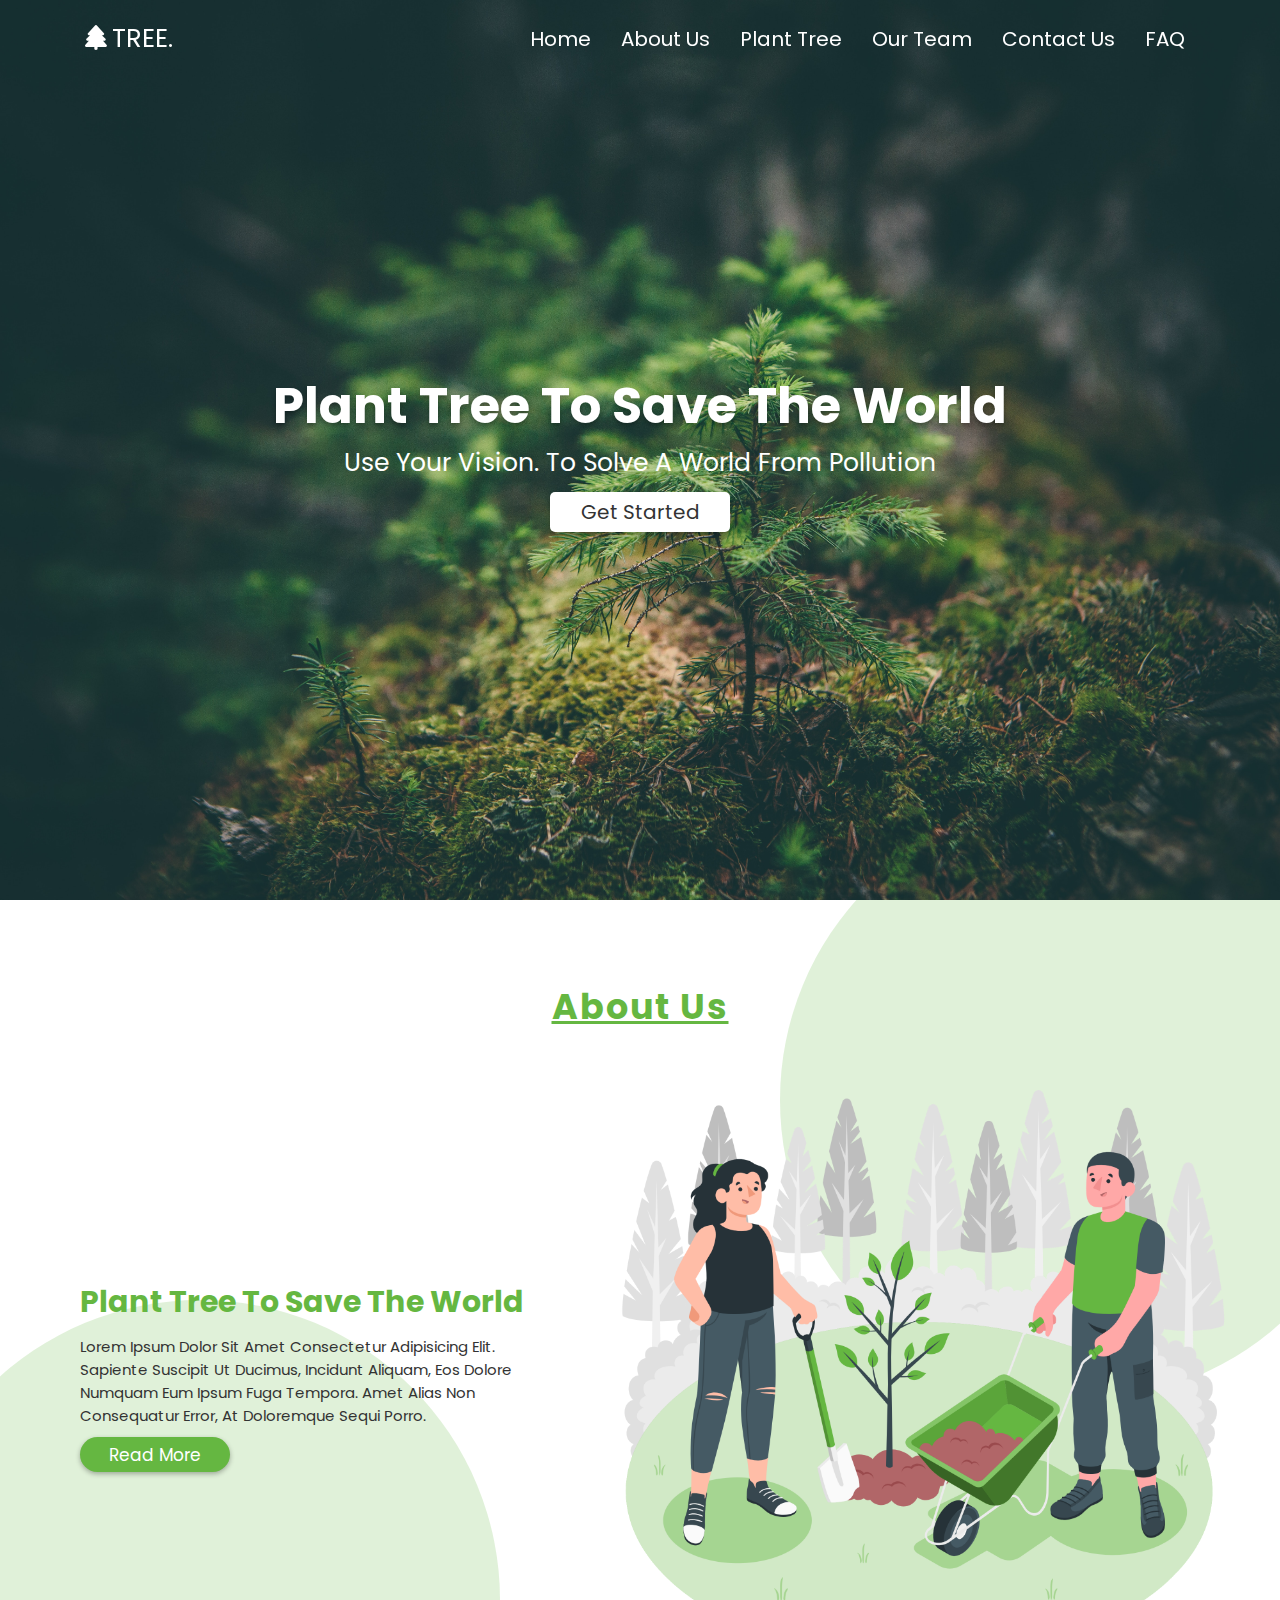
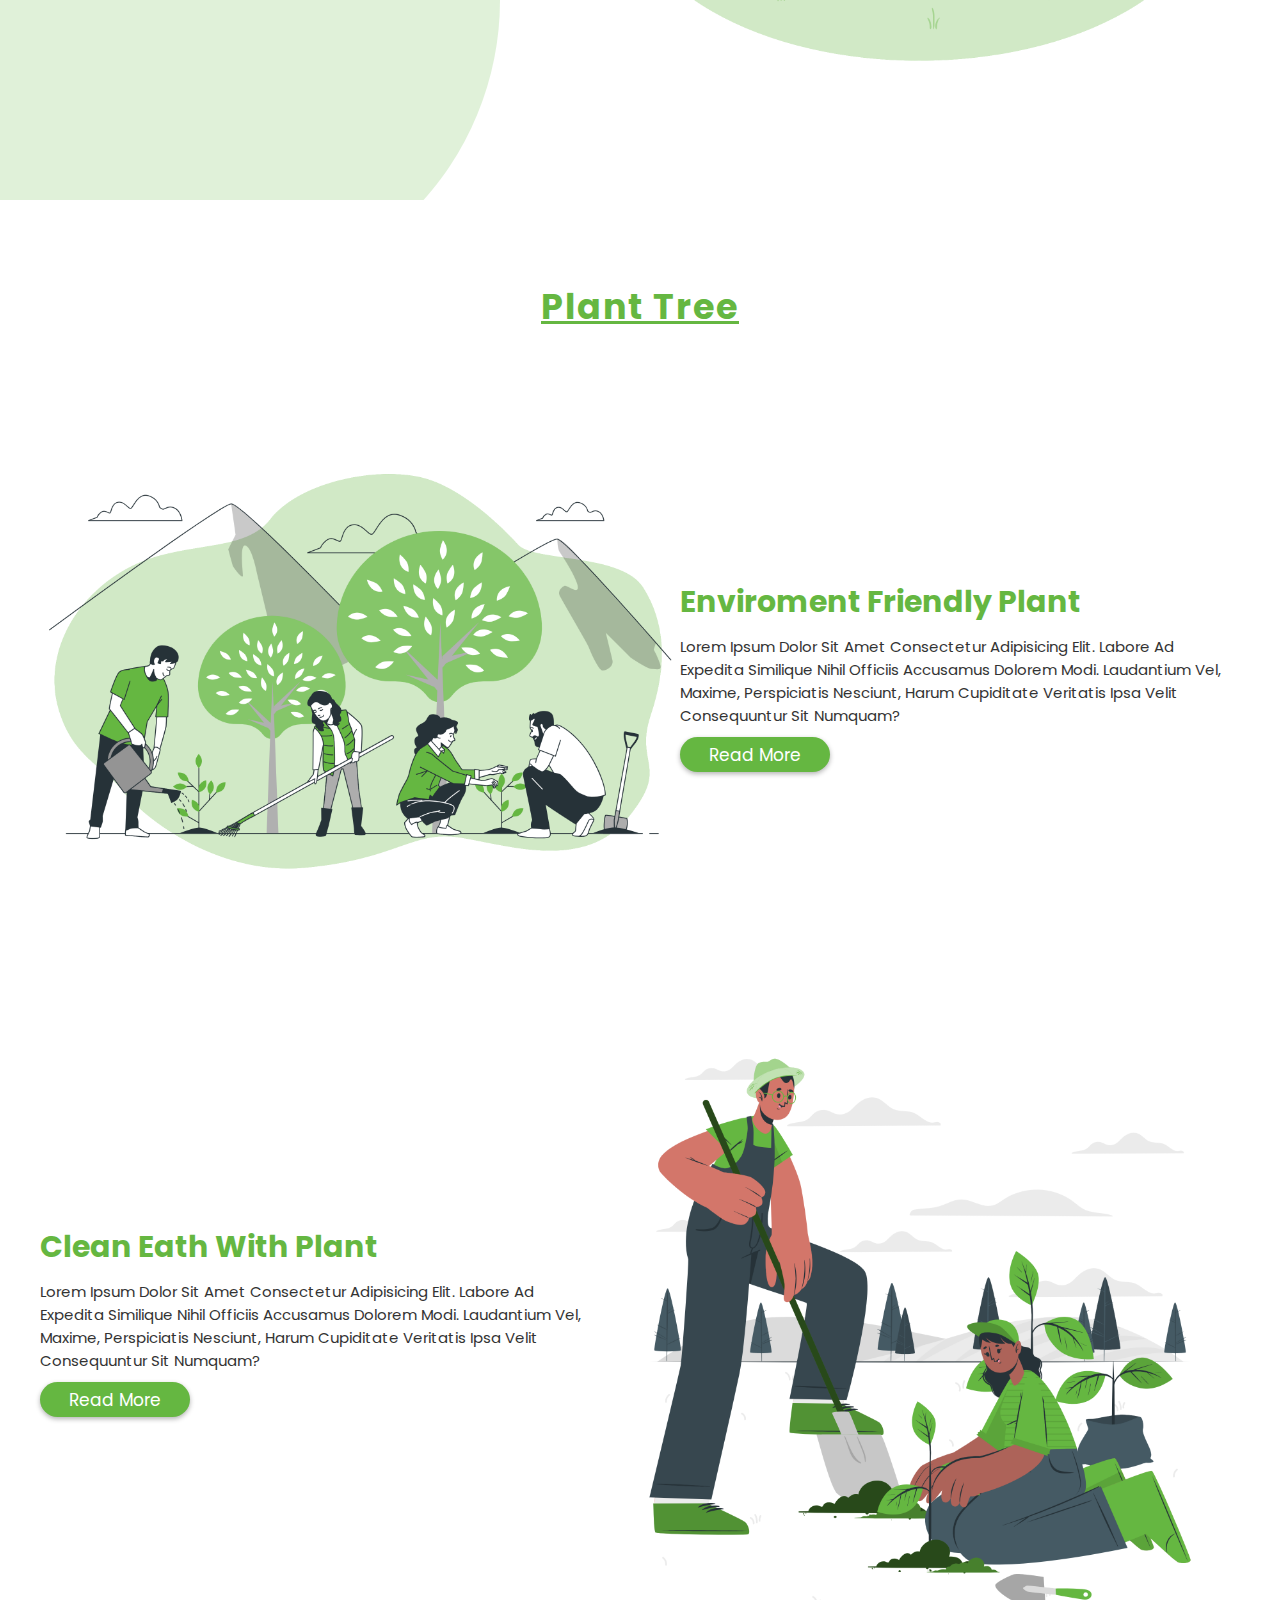
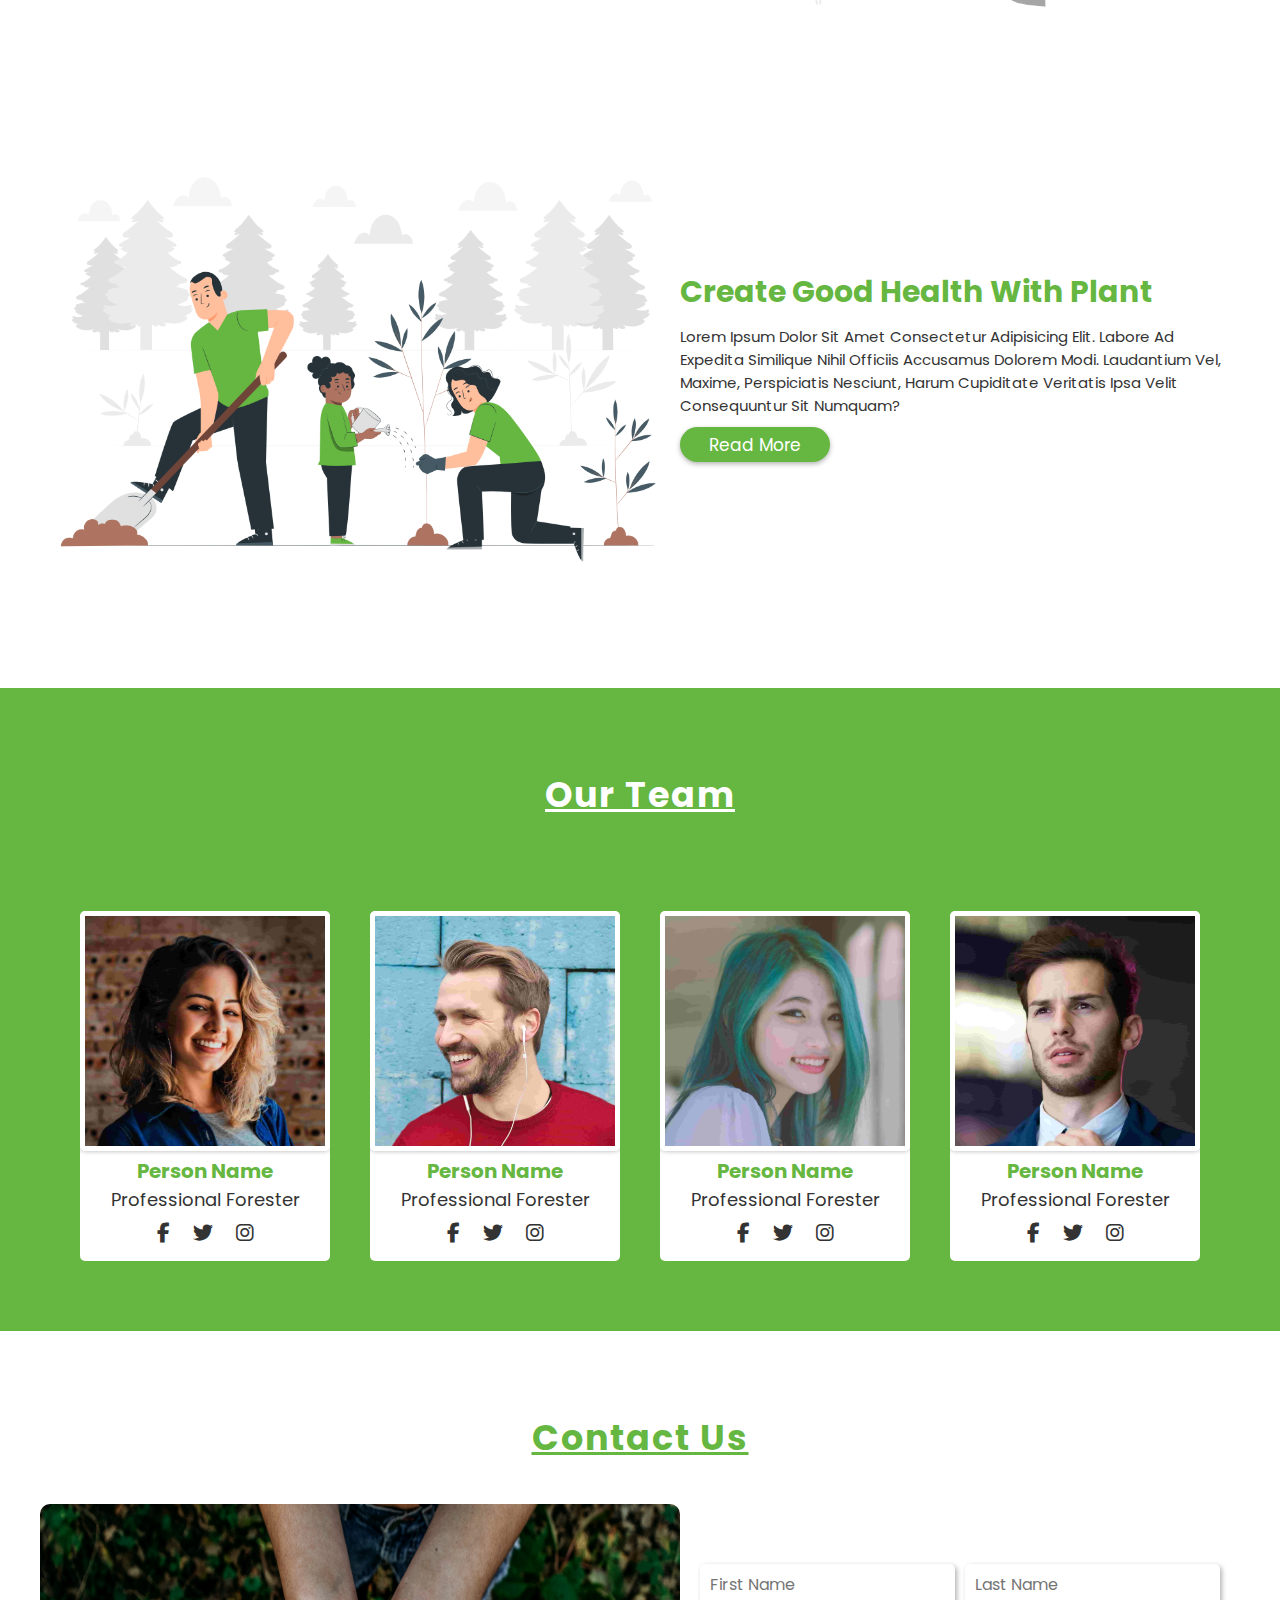
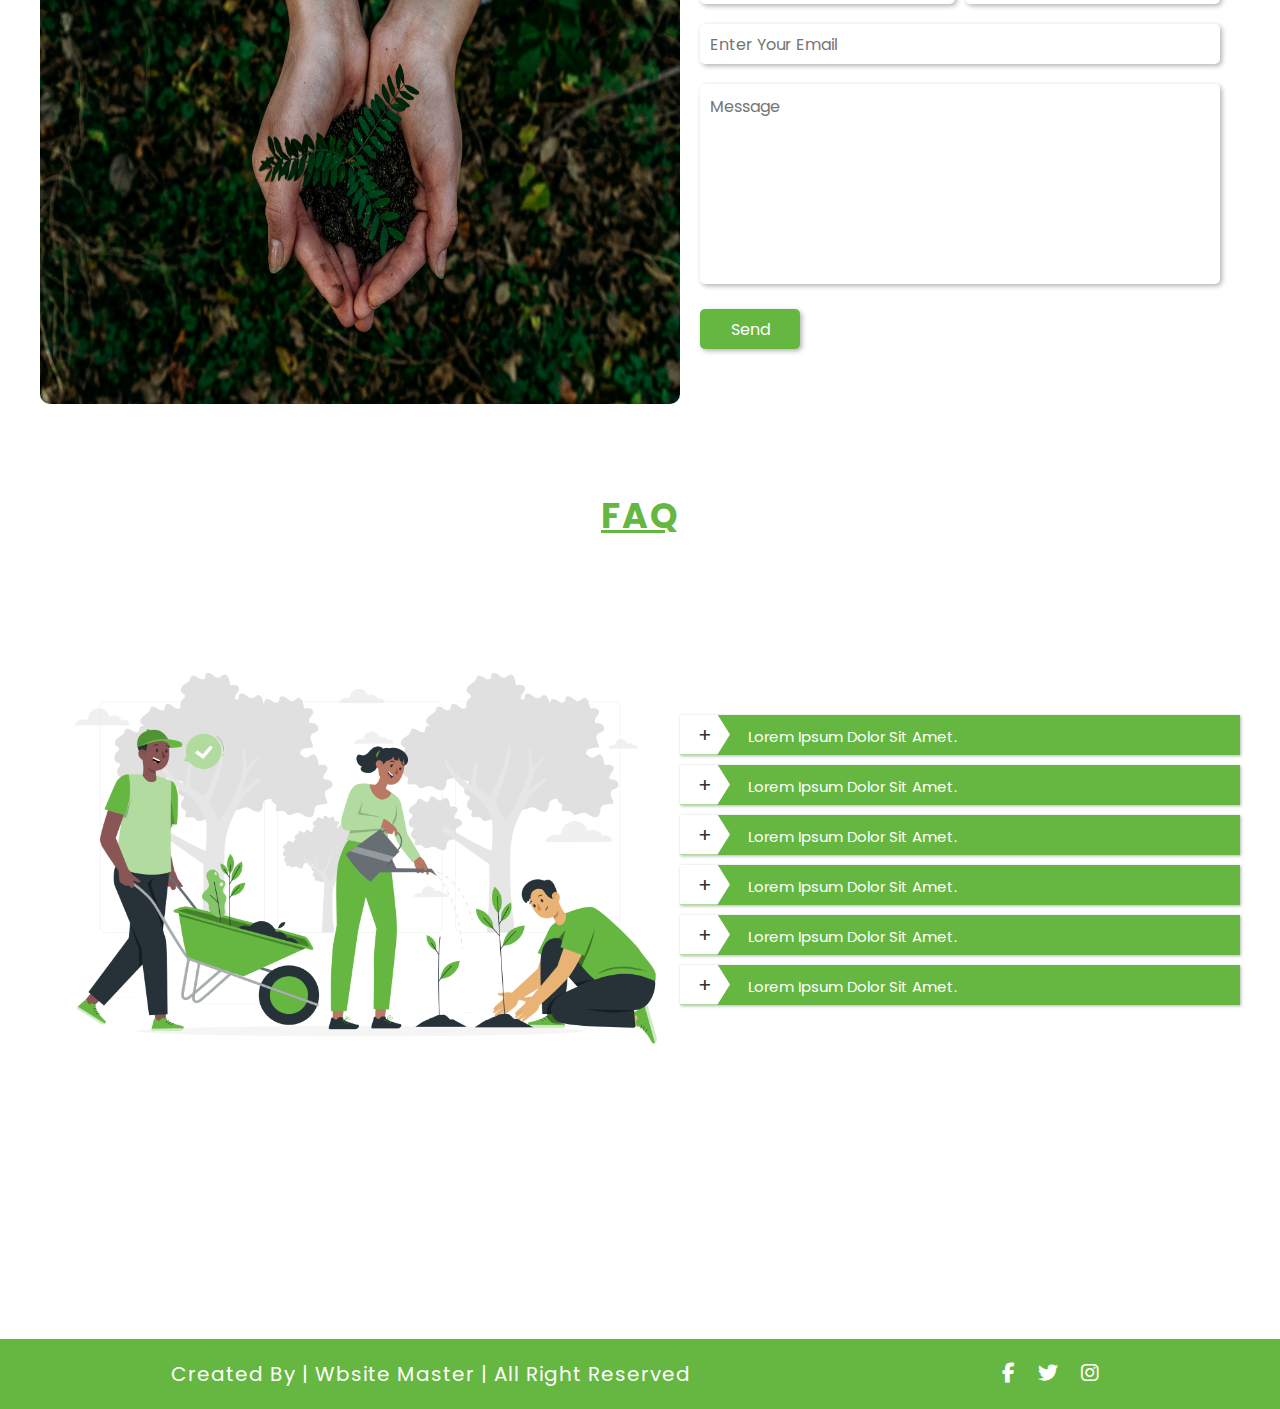
<file: index.html>
<!DOCTYPE html>
<html lang="en">

<head>
    <meta charset="UTF-8">
    <meta name="viewport" content="width=device-width, initial-scale=1.0">
    <title>KrishiMitra</title>
    <link rel="shortcut icon" href="images/farmer logo.png" type="image/png">
    <link rel="stylesheet" href="https://cdnjs.cloudflare.com/ajax/libs/font-awesome/6.5.1/css/all.min.css">
    <link rel="stylesheet" href="style.css">
</head>

<body>
    <header class="header">
        <!-- logo name  -->
        <a href="#" class="logo"><i class="fas fa-tree"></i>TREE.</a>

        <!-- navbar icons  -->
        <div class="fas fa-bars"></div>
        <!-- navbar link  -->
        <nav class="navbar">
            <ul>
                <li><a href="#home">home</a></li>
                <li><a href="#about">about us</a></li>
                <li><a href="#servics">plant tree</a></li>
                <li><a href="#team">our team</a></li>
                <li><a href="#contact">contact us</a></li>
                <li><a href="#faq">FAQ</a></li>
            </ul>
        </nav>
    </header>

    <!-- home section start  -->

    <section id="home" class="home">

        <!-- home heading & text  -->
        <h1 class="banner">Plant Tree To Save The World </h1>
        <h2 class="slogan">Use Your vision. to solve a world from pollution</h2>

        <!-- home btn  -->
        <a href="./login.html"><button>get started</button></a>
    </section>


    <!-- home section end  -->

    <!-- about section start  -->

    <section id="about" class="about">

        <!-- about heading  -->
        <h1 class="heading">About us</h1>

        <div class="row">
            <!-- about heading & text  -->
            <div class="content">
                <h2>plant tree to save the world</h2>
                <p>Lorem ipsum dolor sit amet consectetur adipisicing elit. Sapiente suscipit ut ducimus, incidunt
                    aliquam, eos dolore numquam eum ipsum fuga tempora. Amet alias non consequatur error, at doloremque
                    sequi porro.</p>
                <a href="#"> <button class="btn">read more</button></a>
            </div>

            <!-- about images  -->
            <div class="images">
                <img src="./images/about.png" alt="">
            </div>
        </div>


    </section>
    <!-- about section end  -->

    <!-- service section start  -->

    <section id="servics" class="service">

        <!-- heading  -->
        <h1 class="heading">plant Tree</h1>

        <div class="row">

            <!-- service images  -->
            <div class="images">
                <img src="./images/plant-1.png" alt="">
            </div>
            <!-- service heading & text   -->
            <div class="content">
                <h2>enviroment friendly plant</h2>
                <p>Lorem ipsum dolor sit amet consectetur adipisicing elit. Labore ad expedita similique nihil officiis
                    accusamus dolorem modi. Laudantium vel, maxime, perspiciatis nesciunt, harum cupiditate veritatis
                    ipsa velit consequuntur sit numquam?</p>
                <a href="#"> <button class="btn">read more</button></a>
            </div>
        </div>
        <div class="row">

            <!-- service heading & text   -->
            <div class="content">
                <h2>clean Eath with plant</h2>
                <p>Lorem ipsum dolor sit amet consectetur adipisicing elit. Labore ad expedita similique nihil officiis
                    accusamus dolorem modi. Laudantium vel, maxime, perspiciatis nesciunt, harum cupiditate veritatis
                    ipsa velit consequuntur sit numquam?</p>
                <a href="#"> <button class="btn">read more</button></a>
            </div>

            <!-- service images  -->
            <div class="images">
                <img src="./images/plant-2.png" alt="">
            </div>
        </div>
        <div class="row">

            <!-- service images  -->
            <div class="images">
                <img src="./images/plant-3.png" alt="">
            </div>
            <!-- service heading & text   -->
            <div class="content">
                <h2>Create good health with plant</h2>
                <p>Lorem ipsum dolor sit amet consectetur adipisicing elit. Labore ad expedita similique nihil officiis
                    accusamus dolorem modi. Laudantium vel, maxime, perspiciatis nesciunt, harum cupiditate veritatis
                    ipsa velit consequuntur sit numquam?</p>
                <a href="#"> <button class="btn">read more</button></a>
            </div>
        </div>
    </section>

    <!-- service section end  -->

    <!-- team card section start  -->

    <section id="team" class="team">

        <!-- team heading  -->
        <h1 class="heading">our team</h1>

        <div class="row">
            <!-- card start  -->
            <div class="card">
                <!-- card images  -->
                <div class="images">
                    <img src="./images/img-1.jpg" alt="">
                </div>
                <!-- card info  -->
                <div class="info">
                    <h2>person name</h2>
                    <p>professional forester</p>

                    <!-- card icons  -->
                    <div class="icons">
                        <a href="#" class="fab fa-facebook-f"></a>
                        <a href="#" class="fab fa-twitter"></a>
                        <a href="#" class="fab fa-instagram"></a>
                    </div>
                </div>
            </div>
            <!-- card end  -->
            <!-- card start  -->
            <div class="card">
                <!-- card images  -->
                <div class="images">
                    <img src="./images/img-2.jpg" alt="">
                </div>
                <!-- card info  -->
                <div class="info">
                    <h2>person name</h2>
                    <p>professional forester</p>

                    <!-- card icons  -->
                    <div class="icons">
                        <a href="#" class="fab fa-facebook-f"></a>
                        <a href="#" class="fab fa-twitter"></a>
                        <a href="#" class="fab fa-instagram"></a>
                    </div>
                </div>
            </div>
            <!-- card end  -->
            <!-- card start  -->
            <div class="card">
                <!-- card images  -->
                <div class="images">
                    <img src="./images/img-3.jpg" alt="">
                </div>
                <!-- card info  -->
                <div class="info">
                    <h2>person name</h2>
                    <p>professional forester</p>

                    <!-- card icons  -->
                    <div class="icons">
                        <a href="#" class="fab fa-facebook-f"></a>
                        <a href="#" class="fab fa-twitter"></a>
                        <a href="#" class="fab fa-instagram"></a>
                    </div>
                </div>
            </div>
            <!-- card end  -->
            <!-- card start  -->
            <div class="card">
                <!-- card images  -->
                <div class="images">
                    <img src="./images/img-4.jpg" alt="">
                </div>
                <!-- card info  -->
                <div class="info">
                    <h2>person name</h2>
                    <p>professional forester</p>

                    <!-- card icons  -->
                    <div class="icons">
                        <a href="#" class="fab fa-facebook-f"></a>
                        <a href="#" class="fab fa-twitter"></a>
                        <a href="#" class="fab fa-instagram"></a>
                    </div>
                </div>
            </div>
            <!-- card end  -->
        </div>
    </section>

    <!-- team card section end  -->

    <!-- form section start  -->

    <section id="contact" class="contact">

        <!-- form heading  -->
        <h1 class="heading">contact us</h1>

        <div class="row">
            <!-- form images  -->
            <div class="images">
                <img src="./images/contact.jpg" alt="">
            </div>
            <!-- form  -->
            <div class="form-container">
                <form action="">
                    <!-- form name -->
                    <div class="inputbox">
                        <input type="text" placeholder="first Name" name="" id="">
                        <input type="text" placeholder="last Name" name="" id="">
                    </div>

                    <!-- form email & text area  -->
                    <input type="email" placeholder="enter your email" name="" id="">
                    <textarea name="" placeholder="message" id="" cols="30" rows="10"></textarea>

                    <!-- buttom  -->
                    <input type="submit" value="send">
                </form>
            </div>
        </div>
    </section>


    <!-- form section end  -->

    <!-- faq section start  -->

    <section id="faq" class="faq">

        <!-- faq heading  -->
        <h1 class="heading">FAQ</h1>

        <div class="row">
            <!-- faq images  -->
            <div class="images">
                <img src="./images/faq.png" alt="">
            </div>

            <div class="subject-container">
                <!-- faq start  -->
                <div class="subject">
                    <!-- faq question  -->
                    <div class="subject-header">
                        <span>+</span>
                        <h2>Lorem ipsum dolor sit amet.</h2>
                    </div>
                    <!-- faq answer  -->
                    <div class="subject-body">
                        <p>Lorem ipsum dolor sit amet consectetur adipisicing elit. Tempora eligendi veritatis iste
                            mollitia commodi perferendis quasi id unde adipisci hic?</p>
                    </div>
                </div>
                <!-- faq end  -->
                <!-- faq start  -->
                <div class="subject">
                    <!-- faq question  -->
                    <div class="subject-header">
                        <span>+</span>
                        <h2>Lorem ipsum dolor sit amet.</h2>
                    </div>
                    <!-- faq answer  -->
                    <div class="subject-body">
                        <p>Lorem ipsum dolor sit amet consectetur adipisicing elit. Tempora eligendi veritatis iste
                            mollitia commodi perferendis quasi id unde adipisci hic?</p>
                    </div>
                </div>
                <!-- faq end  -->
                <!-- faq start  -->
                <div class="subject">
                    <!-- faq question  -->
                    <div class="subject-header">
                        <span>+</span>
                        <h2>Lorem ipsum dolor sit amet.</h2>
                    </div>
                    <!-- faq answer  -->
                    <div class="subject-body">
                        <p>Lorem ipsum dolor sit amet consectetur adipisicing elit. Tempora eligendi veritatis iste
                            mollitia commodi perferendis quasi id unde adipisci hic?</p>
                    </div>
                </div>
                <!-- faq end  -->
                <!-- faq start  -->
                <div class="subject">
                    <!-- faq question  -->
                    <div class="subject-header">
                        <span>+</span>
                        <h2>Lorem ipsum dolor sit amet.</h2>
                    </div>
                    <!-- faq answer  -->
                    <div class="subject-body">
                        <p>Lorem ipsum dolor sit amet consectetur adipisicing elit. Tempora eligendi veritatis iste
                            mollitia commodi perferendis quasi id unde adipisci hic?</p>
                    </div>
                </div>
                <!-- faq end  -->
                <!-- faq start  -->
                <div class="subject">
                    <!-- faq question  -->
                    <div class="subject-header">
                        <span>+</span>
                        <h2>Lorem ipsum dolor sit amet.</h2>
                    </div>
                    <!-- faq answer  -->
                    <div class="subject-body">
                        <p>Lorem ipsum dolor sit amet consectetur adipisicing elit. Tempora eligendi veritatis iste
                            mollitia commodi perferendis quasi id unde adipisci hic?</p>
                    </div>
                </div>
                <!-- faq end  -->
                <!-- faq start  -->
                <div class="subject">
                    <!-- faq question  -->
                    <div class="subject-header">
                        <span>+</span>
                        <h2>Lorem ipsum dolor sit amet.</h2>
                    </div>
                    <!-- faq answer  -->
                    <div class="subject-body">
                        <p>Lorem ipsum dolor sit amet consectetur adipisicing elit. Tempora eligendi veritatis iste
                            mollitia commodi perferendis quasi id unde adipisci hic?</p>
                    </div>
                </div>
                <!-- faq end  -->
            </div>
        </div>
        </div>
    </section>
    <!-- faq section end -->

    <!-- footer section start  -->

    <section class="footer">

        <!-- footer heading  -->
        <h1>created by | wbsite Master | all right reserved</h1>

        <!-- footer icons  -->
        <div class="icons">
            <a href="#" class="fab fa-facebook-f"></a>
            <a href="#" class="fab fa-twitter"></a>
            <a href="#" class="fab fa-instagram"></a>
        </div>
    </section>
    <!-- footer section end  -->


    <!-- jquery file link  -->
    <script src="https://cdnjs.cloudflare.com/ajax/libs/jquery/3.7.1/jquery.min.js"></script>

    <!-- custom js file link  -->
    <script src="script.js"></script>
</body>

</html>
</file>
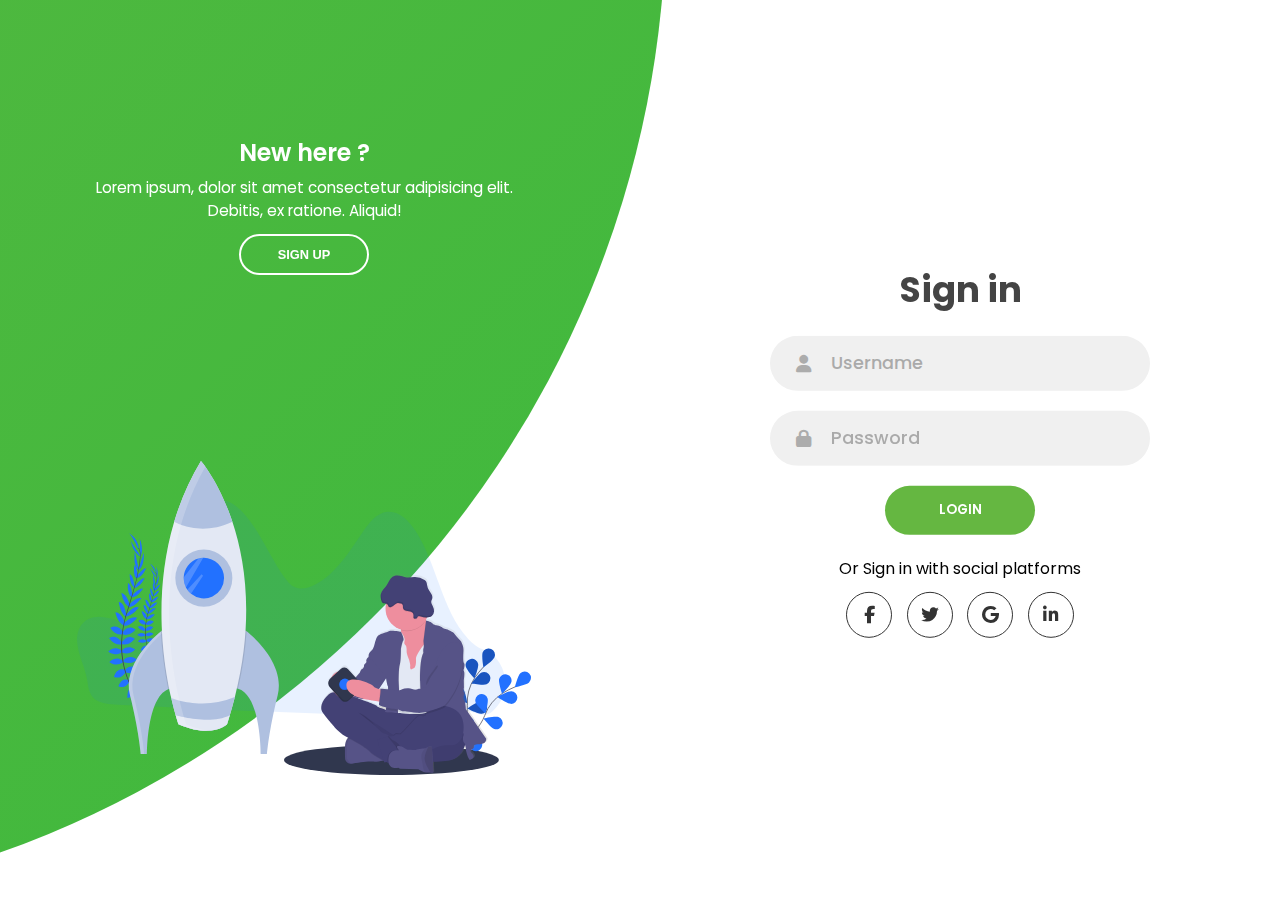
<file: login.html>
<!DOCTYPE html>
<html lang="en">

<head>
    <meta charset="UTF-8" />
    <meta name="viewport" content="width=device-width, initial-scale=1.0" />
    <!-- <script src="https://kit.fontawesome.com/64d58efce2.js" crossorigin="anonymous"></script> -->
    <link rel="stylesheet" href="https://cdnjs.cloudflare.com/ajax/libs/font-awesome/6.7.2/css/all.min.css" integrity="sha512-Evv84Mr4kqVGRNSgIGL/F/aIDqQb7xQ2vcrdIwxfjThSH8CSR7PBEakCr51Ck+w+/U6swU2Im1vVX0SVk9ABhg==" crossorigin="anonymous" referrerpolicy="no-referrer" />    <link rel="stylesheet" href="login.css" />
    <title>Sign in & Sign up Form</title>
</head>

<body>
    <div class="container">
        <div class="forms-container">
            <div class="signin-signup">
                <form action="#" class="sign-in-form">
                    <h2 class="title">Sign in</h2>
                    <div class="input-field">
                        <i class="fas fa-user"></i>
                        <input type="text" placeholder="Username" />
                    </div>
                    <div class="input-field">
                        <i class="fas fa-lock"></i>
                        <input type="password" placeholder="Password" />
                    </div>
                    <input type="submit" value="Login" class="btn solid" />
                    <p class="social-text">Or Sign in with social platforms</p>
                    <div class="social-media">
                        <a href="#" class="social-icon">
                            <i class="fab fa-facebook-f"></i>
                        </a>
                        <a href="#" class="social-icon">
                            <i class="fab fa-twitter"></i>
                        </a>
                        <a href="#" class="social-icon">
                            <i class="fab fa-google"></i>
                        </a>
                        <a href="#" class="social-icon">
                            <i class="fab fa-linkedin-in"></i>
                        </a>
                    </div>
                </form>
                <form action="#" class="sign-up-form">
                    <h2 class="title">Sign up</h2>
                    <div class="input-field">
                        <i class="fas fa-user"></i>
                        <input type="text" placeholder="Username" />
                    </div>
                    <div class="input-field">
                        <i class="fas fa-envelope"></i>
                        <input type="email" placeholder="Email" />
                    </div>
                    <div class="input-field">
                        <i class="fas fa-lock"></i>
                        <input type="password" placeholder="Password" />
                    </div>
                    <input type="submit" class="btn" value="Sign up" />
                    <p class="social-text">Or Sign up with social platforms</p>
                    <div class="social-media">
                        <a href="#" class="social-icon">
                            <i class="fab fa-facebook-f"></i>
                        </a>
                        <a href="#" class="social-icon">
                            <i class="fab fa-twitter"></i>
                        </a>
                        <a href="#" class="social-icon">
                            <i class="fab fa-google"></i>
                        </a>
                        <a href="#" class="social-icon">
                            <i class="fab fa-linkedin-in"></i>
                        </a>
                    </div>
                </form>
            </div>
        </div>

        <div class="panels-container">
            <div class="panel left-panel">
                <div class="content">
                    <h3>New here ?</h3>
                    <p>
                        Lorem ipsum, dolor sit amet consectetur adipisicing elit. Debitis,
                        ex ratione. Aliquid!
                    </p>
                    <button class="btn transparent" id="sign-up-btn">
                        Sign up
                    </button>
                </div>
                <img src="img/log.svg" class="image" alt="" />
            </div>
            <div class="panel right-panel">
                <div class="content">
                    <h3>One of us ?</h3>
                    <p>
                        Lorem ipsum dolor sit amet consectetur adipisicing elit. Nostrum
                        laboriosam ad deleniti.
                    </p>
                    <button class="btn transparent" id="sign-in-btn">
                        Sign in
                    </button>
                </div>
                <img src="img/register.svg" class="image" alt="" />
            </div>
        </div>
    </div>

    <script>
        const sign_in_btn = document.querySelector("#sign-in-btn");
        const sign_up_btn = document.querySelector("#sign-up-btn");
        const container = document.querySelector(".container");

        sign_up_btn.addEventListener("click", () => {
            container.classList.add("sign-up-mode");
        });

        sign_in_btn.addEventListener("click", () => {
            container.classList.remove("sign-up-mode");
        });

    </script>
</body>

</html>
</file>
<file: style.css>
/* google font  */

 @import url('https://fonts.googleapis.com/css2?family=Poppins:ital,wght@0,100;0,200;0,300;0,400;0,500;0,600;0,700;0,800;0,900;1,100;1,200;1,300;1,400;1,500;1,600;1,700;1,800;1,900&display=swap');

 /* custom color  */
 :root {
     --green: #65b741;
     --black: #333;
     --wight: #fff;
 }

 /* custom css  */
 * {
     font-family: "Poppins", sans-serif;
     margin: 0;
     padding: 0;
     box-sizing: border-box;
     text-decoration: none;
     text-transform: capitalize;
     transition: all .2s linear;
 }

 html {
     font-size: 62.5%;
     overflow-x: hidden;
 }

 /* website all heading  */

 .heading {
     margin: 2rem;
     padding-top: 6rem;
     text-decoration: underline;
     display: inline-block;
     font-size: 3.5rem;
     color: var(--green);
     position: relative;
     letter-spacing: .2rem;
 }

 /* website all btn  */

 .btn {
     outline: none;
     border: none;
     border-radius: 5rem;
     background-color: var(--green);
     color: var(--wight);
     cursor: pointer;
     height: 3.5rem;
     width: 15rem;
     font-size: 1.7rem;
     box-shadow: 0 .2rem .5rem rgba(0, 0, 0, .3);
 }

 .btn:hover {
     letter-spacing: .1rem;
     opacity: .8;
 }

 /* header section start  */
 .header {
     display: flex;
     align-items: center;
     justify-content: space-between;
     width: 100%;
     padding: 2rem 8rem;
     position: fixed;
     top: 0;
     left: 0;
     z-index: 100;
 }

 /* logo name */
 .header .logo {
     font-size: 2.5rem;
     color: var(--wight);
 }

 .header .logo i {
     padding: 0 .5rem;
 }

 /* navbar link  */
 .header .navbar ul {
     list-style-type: none;
     display: flex;
     align-items: center;
     justify-content: space-around;
 }

 .header .navbar ul li {
     margin: 0 1.5rem;
 }

 .header .navbar ul li a {
     font-size: 2rem;
     color: var(--wight);
 }

 .header .fa-bars {
     color: var(--wight);
     cursor: pointer;
     font-size: 3rem;
     display: none;
 }

 /* header section end  */

 /* home section start  */
 .home {
     min-height: 100vh;
     width: 100vw;
     background-image: url(./images/home.jpg);
     background-size: cover;
     display: flex;
     align-items: center;
     justify-content: center;
     flex-flow: column;
     text-align: center;
     padding: 0 1rem;
     position: relative;
     overflow: hidden !important;
 }

 .home .banner {
     color: var(--wight);
     font-size: 5rem;
     text-shadow: 0 .3rem .5rem rgba(0, 0, 0, .3);
 }

 .home .slogan {
     color: var(--wight);
     font-size: 2.5rem;
     font-weight: 400;
 }

 /* home btn  */
 .home button {
     height: 4rem;
     width: 18rem;
     border-radius: .5rem;
     background-color: var(--wight);
     color: var(--black);
     cursor: pointer;
     border: none;
     outline: none;
     margin-top: 1rem;
     font-size: 2rem;
     font-weight: 400;
     box-shadow: 0 .3rem .5rem rgba(0, 0, 0, .3);
 }

 .home button:hover {
     letter-spacing: .1rem;
     color: var(--wight);
     background-color: var(--green);
 }

 /* home section end  */

 /* about section start  */
 .about {
     min-height: 100vh;
     width: 100vw;
     text-align: center;
     position: relative;
     overflow: hidden;
 }

 .about .row {
     display: flex;
     align-items: center;
     justify-content: space-around;
     padding: 0 4rem;
 }

 .about .row .content {
     text-align: left;
     padding: 4rem;
 }

 .about .row .content h2 {
     font-size: 3rem;
     color: var(--green);
 }

 .about .row .content p {
     font-size: 1.5rem;
     color: var(--black);
     padding: 1rem 0;
 }

 /* about images  */
 .about .row .images img {
     width: 50vw;
     border-radius: 2rem;
 }

 /* about section sercle  */
 .about::after,
 .about::before {
     content: '';
     position: absolute;
     z-index: -1;
     opacity: .2;
     border-radius: 50%;
 }

 /* cercle top left  */
 .about::after {
     height: 60rem;
     width: 60rem;
     background-color: var(--green);
     top: -10rem;
     right: -10rem;
 }

 /* cercle buttom left  */
 .about::before {
     height: 60rem;
     width: 60rem;
     background-color: var(--green);
     bottom: -10rem;
     left: -10rem;
 }

 /* about section end  */

 /* service section start  */
 .service {
     width: 100vw;
     text-align: center;
 }

 .service .row {
     display: flex;
     align-items: center;
     justify-content: space-around;
     padding: 0 4rem;
 }

 /* service images  */
 .service .row .images img {
     width: 50vw;
     border-radius: 2rem;
 }

 /* service heading & text  */
 .service .row .content {
     text-align: left;
     border-radius: 1rem;
 }

 .service .row .content h2 {
     font-size: 3rem;
     color: var(--green);
 }

 .service .row .content p {
     font-size: 1.5rem;
     color: var(--black);
     padding: 1rem 0;
 }


 /* service section end  */

 /* team card section start  */

 .team {
     width: 100vw;
     text-align: center;
     background-color: var(--green);
 }

 /* team card heading  */
 .team .heading {
     color: var(--wight);
 }

 /* team images  */
 .team .row .card .images img {
     height: 24rem;
     width: 25rem;
     border-radius: .5rem;
     border: .5rem solid var(--wight);
     box-shadow: 0 0 .5rem rgba(0, 0, 0, .3);
     object-fit: cover;
 }

 .team .row {
     display: flex;
     align-items: center;
     justify-content: center;
     flex-wrap: wrap;
 }

 .team .row .card {
     height: 35rem;
     width: 25rem;
     background-color: var(--wight);
     text-align: center;
     margin: 7rem 2rem;
     position: relative;
     overflow: hidden;
     border-radius: .5rem;
 }

 .team .row .card .info h2 {
     font-size: 2rem;
     color: var(--green);
 }

 .team .row .card .info p {
     font-size: 1.8rem;
     color: var(--black);
 }

 .team .row .card .info .icons a {
     font-size: 2rem;
     padding: 0 1rem;
     margin-top: 1rem;
     color: var(--black);
 }

 .team .row .card .info .icons a:hover {
     color: var(--green);
 }

 /* team card section send  */

 /* form section start  */

 .contact{
    width: 100vw;
    text-align: center;
 }

 .contact .row{
    display: flex;
    align-items: center;
    justify-content: center;
    margin: 2rem 2rem ;
    padding: 0 2rem;
 }

 /* form images  */
 .contact .row .images img{
    height: 50rem;
    width: 50vw;
    border-radius: 1rem;
 }

 .contact .row .form-container{
    width: 50%;
    text-align: left;
    padding: 0 2rem;
 }

 .contact .row .form-container input, textarea {
    outline: none;
    border: none;
    width: 49rem;
    height: 4rem;
    background: none;
    border-radius: .5rem;
    box-shadow: .2rem .2rem .5rem rgba(0, 0, 0, .3);
    padding: 0 1rem;
    margin: 1rem 0;
    font-size: 1.6rem;
 }

 .contact .row .form-container .inputbox{
    width: 100%;
    display: flex;
    justify-content: space-between;
 }

 .contact .row .form-container .inputbox input[type="text" ]{
    width: 49%;
 }
 
 
 .contact .row .form-container input[type="email"]{
    width: 100%;
 }
  
 .contact .row .form-container textarea{
    width: 100%;
    height: 20rem;
    padding: 1rem;
    resize: none;
 }

 .contact .row .form-container input[type="submit"]{
    background-color: var(--green);
    color: var(--wight);
    cursor: pointer;
    height: 4rem;
    width: 10rem;
 }
 
 .contact .row .form-container input[type="submit"]:hover{
    opacity: .8;
 }
 /* form section end  */

 /* faq section start  */
 .faq{
    min-height: 100vh;
    width: 100vw;
    text-align: center;
    padding: 0 2rem;
 }

 .faq .heading{
    margin: 0;
 }

 .faq .row{
    display: flex;
    align-items: center;
    justify-content: center;
    padding: 0 2rem;
 }

 /* faq images  */
 .faq .row .images img{
    height: 70vh;
    width: 50vw;
    border-radius: 1rem;
 }

 .faq .row .subject-container{
    width: 50%;
    text-align: left;
 }

 .faq .row .subject-container .subject .subject-header{
    background-color: var(--green);
    margin: 1rem 0;
    box-shadow: .1rem .1rem .3rem rgba(0, 0, 0, .3);
    cursor: pointer;
 }

 .faq .row .subject-container .subject .subject-header span{
    display: inline-block;
    text-align: center;
    height: 4rem;
    width: 5rem;
    line-height: 4rem;
    font-size: 2rem;
    background-color:var(--wight);
    color: var(--black);
    clip-path: polygon(0% 0% , 75% 0% , 100% 50% , 75% 100% , 0% 100%);
 }

 .faq .row .subject-container .subject .subject-header h2{
    display:inline;
    color: var(--wight);
    font-weight: 400;
    font-size: 1.5rem;
    padding: 1.5rem;
 }

 .faq .row .subject-container .subject .subject-body{
    padding: 1rem;
    color: var(--black);
    box-shadow: .1rem .1rem .3rem rgba(0, 0, 0, .3);
    font-size: 1.3rem;
    display: none;
 }
 /* faq section end  */

 /* footer section start  */
 .footer{
    width: 100%;
    display: flex;
    align-items: center;
    justify-content: space-around;
    padding: 2rem 2rem ;
    margin-top: 1rem;
    background-color: var(--green);
 }

 .footer h1{
    color: var(--wight);
    font-size: 2rem;
    font-weight: 400;
    letter-spacing: .1rem;
 }

 /* footer icons  */
 .footer .icons a{
    font-size: 2rem;
    color: var(--wight);
    padding: 0 1rem;
 }
 /* footer section end  */







 /* media query start  */

 @media (max-width:768px) {

     html {
         font-size: 50%;
     }

     .header .fa-bars {
         display: block;
     }

     .header .navbar {
         position: fixed;
         top: -120%;
         left: 0;
         height: auto;
         width: 100%;
         background-color: var(--wight);
         z-index: 1000;
         border-top: .1rem solid rgba(0, 0, 0, .3);
     }

     .header .navbar ul {
         height: 100%;
         width: 100%;
         flex-flow: column;
     }

     .header .navbar ul li {
         margin: 1rem 0;
     }

     .header .navbar ul li a {
         font-size: 2.5rem;
         color: var(--black);
     }

     .header .fa-time {
         transform: rotate(180deg);
     }

     .header .nav-toggle {
         top: 5.8rem;
     }

     /* home media query  */
     .home .banner {
         font-size: 4rem;
     }

     .home .slogan {
         font-size: 1.7rem;
     }

     /* about media query  */
     .about .row {
         flex-flow: column-reverse;
         padding: 0 2rem;
     }

     .about .row .images img {
         width: 100vw;
         padding: 4rem;
     }

     /* service media query  */

     .service .row {
         flex-flow: column-reverse;
         padding: 0 2rem;
     }

     .service .row:nth-child(even) {
         flex-flow: column;
     }

     .service .row .content {
         flex-flow: column-reverse;
         padding: 4rem;
     }

     .service .row .images img {
         width: 75vw;
         padding: 4rem;
     }
   /* contact form media query  */

   .contact .row{
    flex-flow: column;
   }

   .contact .row .images img{
    border-radius: 2.5rem;
    width: 100vw;
    padding: 1rem;
   }
   .contact .row .form-container{
    width: 100%;
    padding: 0 1.5rem;
   }
  
    /* FAQ form media query  */
    .faq{
        padding: 0;
    }

    .faq .row{
        padding: 0 1rem;
        flex-flow: column;
    }
    .faq .row .images img{
        width: 100vw;
        border-radius: 1rem;
        padding: 1rem;
    }
    .faq .row .subject-container{
        width: 100vw;
    }
 }


 /* footer query start  */

 @media (max-width:550px) {
    .footer{
        flex-flow: column;
    }

    .footer h1{
        text-align: center;
    }

    .footer .icons{
        padding: 2rem 0;
    }
 }
</file>
<file: login.css>
@import url("https://fonts.googleapis.com/css2?family=Poppins:wght@200;300;400;500;600;700;800&display=swap");

* {
  margin: 0;
  padding: 0;
  box-sizing: border-box;
}

body,
input {
  font-family: "Poppins", sans-serif;
}

.container {
  position: relative;
  width: 100%;
  background-color: #fff;
  min-height: 100vh;
  overflow: hidden;
}

.forms-container {
  position: absolute;
  width: 100%;
  height: 100%;
  top: 0;
  left: 0;
}

.signin-signup {
  position: absolute;
  top: 50%;
  transform: translate(-50%, -50%);
  left: 75%;
  width: 50%;
  transition: 1s 0.7s ease-in-out;
  display: grid;
  grid-template-columns: 1fr;
  z-index: 5;
}

form {
  display: flex;
  align-items: center;
  justify-content: center;
  flex-direction: column;
  padding: 0rem 5rem;
  transition: all 0.2s 0.7s;
  overflow: hidden;
  grid-column: 1 / 2;
  grid-row: 1 / 2;
}

form.sign-up-form {
  opacity: 0;
  z-index: 1;
}

form.sign-in-form {
  z-index: 2;
}

.title {
  font-size: 2.2rem;
  color: #444;
  margin-bottom: 10px;
}

.input-field {
  max-width: 380px;
  width: 100%;
  background-color: #f0f0f0;
  margin: 10px 0;
  height: 55px;
  border-radius: 55px;
  display: grid;
  grid-template-columns: 15% 85%;
  padding: 0 0.4rem;
  position: relative;
}

.input-field i {
  text-align: center;
  line-height: 55px;
  color: #acacac;
  transition: 0.5s;
  font-size: 1.1rem;
}

.input-field input {
  background: none;
  outline: none;
  border: none;
  line-height: 1;
  font-weight: 600;
  font-size: 1.1rem;
  color: #333;
}

.input-field input::placeholder {
  color: #aaa;
  font-weight: 500;
}

.social-text {
  padding: 0.7rem 0;
  font-size: 1rem;
}

.social-media {
  display: flex;
  justify-content: center;
}

.social-icon {
  height: 46px;
  width: 46px;
  display: flex;
  justify-content: center;
  align-items: center;
  margin: 0 0.45rem;
  color: #333;
  border-radius: 50%;
  border: 1px solid #333;
  text-decoration: none;
  font-size: 1.1rem;
  transition: 0.3s;
}

.social-icon:hover {
  color: #65b741;
  border-color: rgb(61, 185, 61);
}

.btn {
  width: 150px;
  background-color: #65b741;
  border: none;
  outline: none;
  height: 49px;
  border-radius: 49px;
  color: #fff;
  text-transform: uppercase;
  font-weight: 600;
  margin: 10px 0;
  cursor: pointer;
  transition: 0.5s;
}

.btn:hover {
  background-color: rgb(61, 185, 61);
}
.panels-container {
  position: absolute;
  height: 100%;
  width: 100%;
  top: 0;
  left: 0;
  display: grid;
  grid-template-columns: repeat(2, 1fr);
}

.container:before {
  content: "";
  position: absolute;
  height: 2000px;
  width: 2000px;
  top: -10%;
  right: 48%;
  transform: translateY(-50%);
  background-image: linear-gradient(-45deg, rgb(61, 185, 61) 0%, #65b741 100%);
  transition: 1.8s ease-in-out;
  border-radius: 50%;
  z-index: 6;
}

.image {
  width: 100%;
  transition: transform 1.1s ease-in-out;
  transition-delay: 0.4s;
}

.panel {
  display: flex;
  flex-direction: column;
  align-items: flex-end;
  justify-content: space-around;
  text-align: center;
  z-index: 6;
}

.left-panel {
  pointer-events: all;
  padding: 3rem 17% 2rem 12%;
}

.right-panel {
  pointer-events: none;
  padding: 3rem 12% 2rem 17%;
}

.panel .content {
  color: #fff;
  transition: transform 0.9s ease-in-out;
  transition-delay: 0.6s;
}

.panel h3 {
  font-weight: 600;
  line-height: 1;
  font-size: 1.5rem;
}

.panel p {
  font-size: 0.95rem;
  padding: 0.7rem 0;
}

.btn.transparent {
  margin: 0;
  background: none;
  border: 2px solid #fff;
  width: 130px;
  height: 41px;
  font-weight: 600;
  font-size: 0.8rem;
}

.right-panel .image,
.right-panel .content {
  transform: translateX(800px);
}

/* ANIMATION */

.container.sign-up-mode:before {
  transform: translate(100%, -50%);
  right: 52%;
}

.container.sign-up-mode .left-panel .image,
.container.sign-up-mode .left-panel .content {
  transform: translateX(-800px);
}

.container.sign-up-mode .signin-signup {
  left: 25%;
}

.container.sign-up-mode form.sign-up-form {
  opacity: 1;
  z-index: 2;
}

.container.sign-up-mode form.sign-in-form {
  opacity: 0;
  z-index: 1;
}

.container.sign-up-mode .right-panel .image,
.container.sign-up-mode .right-panel .content {
  transform: translateX(0%);
}

.container.sign-up-mode .left-panel {
  pointer-events: none;
}

.container.sign-up-mode .right-panel {
  pointer-events: all;
}

@media (max-width: 870px) {
  .container {
    min-height: 800px;
    height: 100vh;
  }
  .signin-signup {
    width: 100%;
    top: 95%;
    transform: translate(-50%, -100%);
    transition: 1s 0.8s ease-in-out;
  }

  .signin-signup,
  .container.sign-up-mode .signin-signup {
    left: 50%;
  }

  .panels-container {
    grid-template-columns: 1fr;
    grid-template-rows: 1fr 2fr 1fr;
  }

  .panel {
    flex-direction: row;
    justify-content: space-around;
    align-items: center;
    padding: 2.5rem 8%;
    grid-column: 1 / 2;
  }

  .right-panel {
    grid-row: 3 / 4;
  }

  .left-panel {
    grid-row: 1 / 2;
  }

  .image {
    width: 200px;
    transition: transform 0.9s ease-in-out;
    transition-delay: 0.6s;
  }

  .panel .content {
    padding-right: 15%;
    transition: transform 0.9s ease-in-out;
    transition-delay: 0.8s;
  }

  .panel h3 {
    font-size: 1.2rem;
  }

  .panel p {
    font-size: 0.7rem;
    padding: 0.5rem 0;
  }

  .btn.transparent {
    width: 110px;
    height: 35px;
    font-size: 0.7rem;
  }

  .container:before {
    width: 1500px;
    height: 1500px;
    transform: translateX(-50%);
    left: 30%;
    bottom: 68%;
    right: initial;
    top: initial;
    transition: 2s ease-in-out;
  }

  .container.sign-up-mode:before {
    transform: translate(-50%, 100%);
    bottom: 32%;
    right: initial;
  }

  .container.sign-up-mode .left-panel .image,
  .container.sign-up-mode .left-panel .content {
    transform: translateY(-300px);
  }

  .container.sign-up-mode .right-panel .image,
  .container.sign-up-mode .right-panel .content {
    transform: translateY(0px);
  }

  .right-panel .image,
  .right-panel .content {
    transform: translateY(300px);
  }

  .container.sign-up-mode .signin-signup {
    top: 5%;
    transform: translate(-50%, 0);
  }
}

@media (max-width: 570px) {
  form {
    padding: 0 1.5rem;
  }

  .image {
    display: none;
  }
  .panel .content {
    padding: 0.5rem 1rem;
  }
  .container {
    padding: 1.5rem;
  }

  .container:before {
    bottom: 72%;
    left: 50%;
  }

  .container.sign-up-mode:before {
    bottom: 28%;
    left: 50%;
  }
}
</file>
